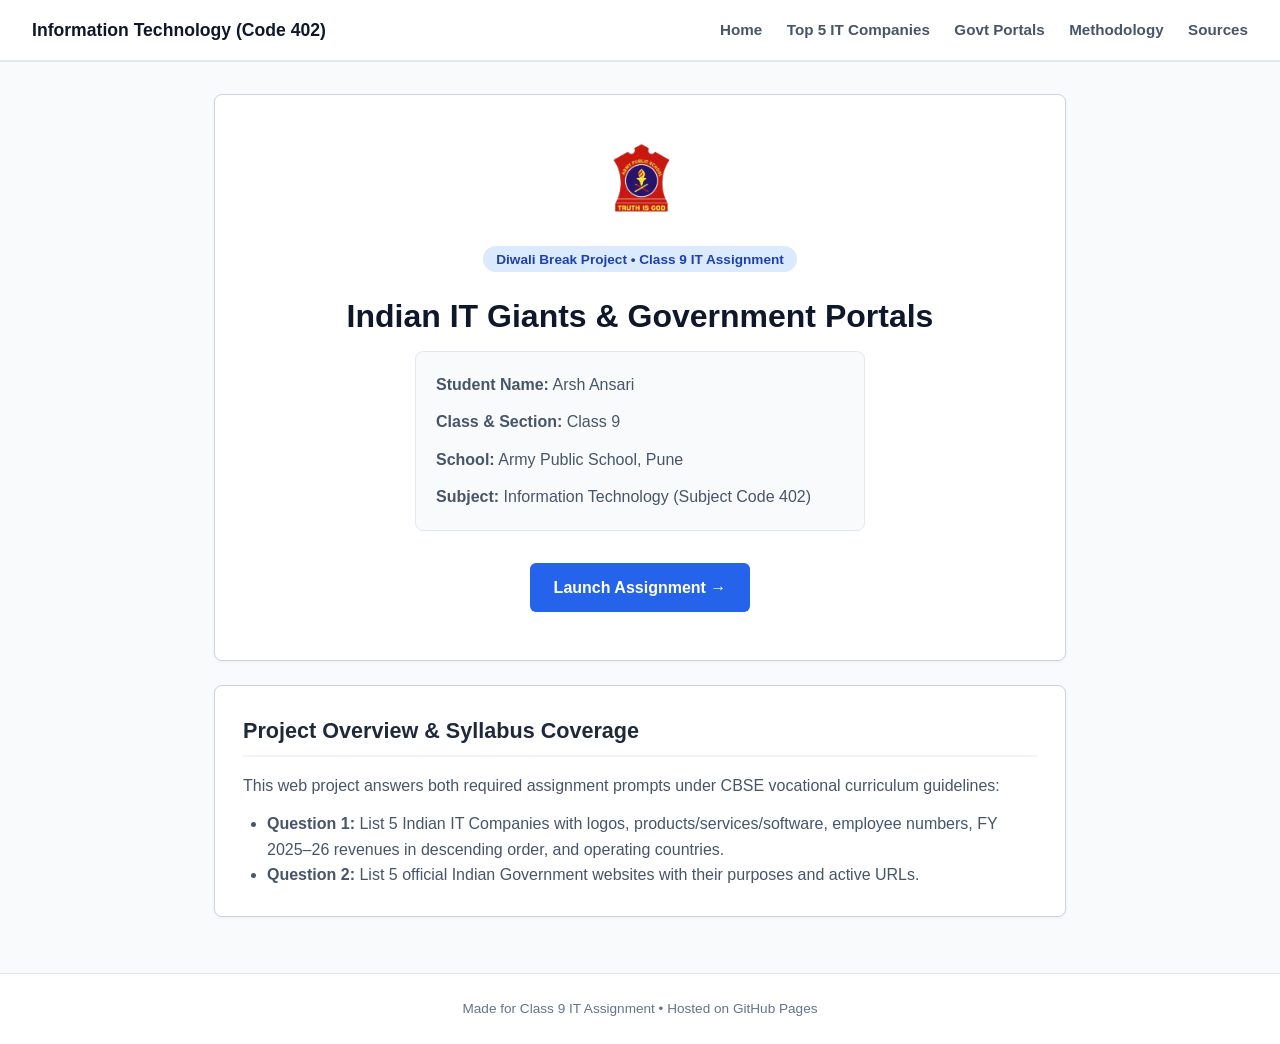
<file: index.html>
<!DOCTYPE html>
<html lang="en">
<head>
  <meta charset="UTF-8">
  <meta name="viewport" content="width=device-width, initial-scale=1.0">
  <title>IT Assignment | Class 9</title>
  <link rel="stylesheet" href="css/style.css">
</head>
<body>

  <nav class="navbar">
    <div class="nav-brand">Information Technology (Code 402)</div>
    <div class="nav-links">
        <a href="index.html">Home</a>
        <a href="companies.html">Top 5 IT Companies</a>
        <a href="government-portals.html">Govt Portals</a>
        <a href="methodology.html">Methodology</a>
    <a href="sources.html">Sources</a>
      
    </div>
  </nav>

  <main class="container">
    <div class="card" style="text-align: center; padding: 3rem 1.5rem;">
      <!-- School Crest / Logo -->
      <img src="assets/school-logo.png" alt="Army Public School Pune" style="height: 75px; object-fit: contain; margin-bottom: 1.25rem;" onerror="this.style.display='none'">
      <br>
      <span style="background: #dbeafe; color: #1e40af; padding: 0.35rem 0.85rem; border-radius: 20px; font-weight: 600; font-size: 0.85rem;">
        Diwali Break Project • Class 9 IT Assignment
      </span>
      <h1 style="margin-top: 1.25rem;">Indian IT Giants & Government Portals</h1>

      <div style="background: #f8fafc; border: 1px solid #e2e8f0; max-width: 450px; margin: 0 auto 2rem; padding: 1.25rem; border-radius: 8px; text-align: left;">
        <p><strong>Student Name:</strong> Arsh Ansari</p>
        <p><strong>Class & Section:</strong> Class 9</p>
        <p><strong>School:</strong> Army Public School, Pune</p>
        <p style="margin-bottom: 0;"><strong>Subject:</strong> Information Technology (Subject Code 402)</p>
      </div>

      <a href="companies.html" class="btn">Launch Assignment &rarr;</a>
    </div>

    <div class="card">
      <h2>Project Overview & Syllabus Coverage</h2>
      <p>This web project answers both required assignment prompts under CBSE vocational curriculum guidelines:</p>
      <ul style="padding-left: 1.5rem; color: #475569;">
        <li><strong>Question 1:</strong> List 5 Indian IT Companies with logos, products/services/software, employee numbers, FY 2025–26 revenues in descending order, and operating countries.</li>
        <li><strong>Question 2:</strong> List 5 official Indian Government websites with their purposes and active URLs.</li>
      </ul>
    </div>
  </main>

  <footer>
    Made for Class 9 IT Assignment • Hosted on GitHub Pages
  </footer>

</body>
</html>
</file>
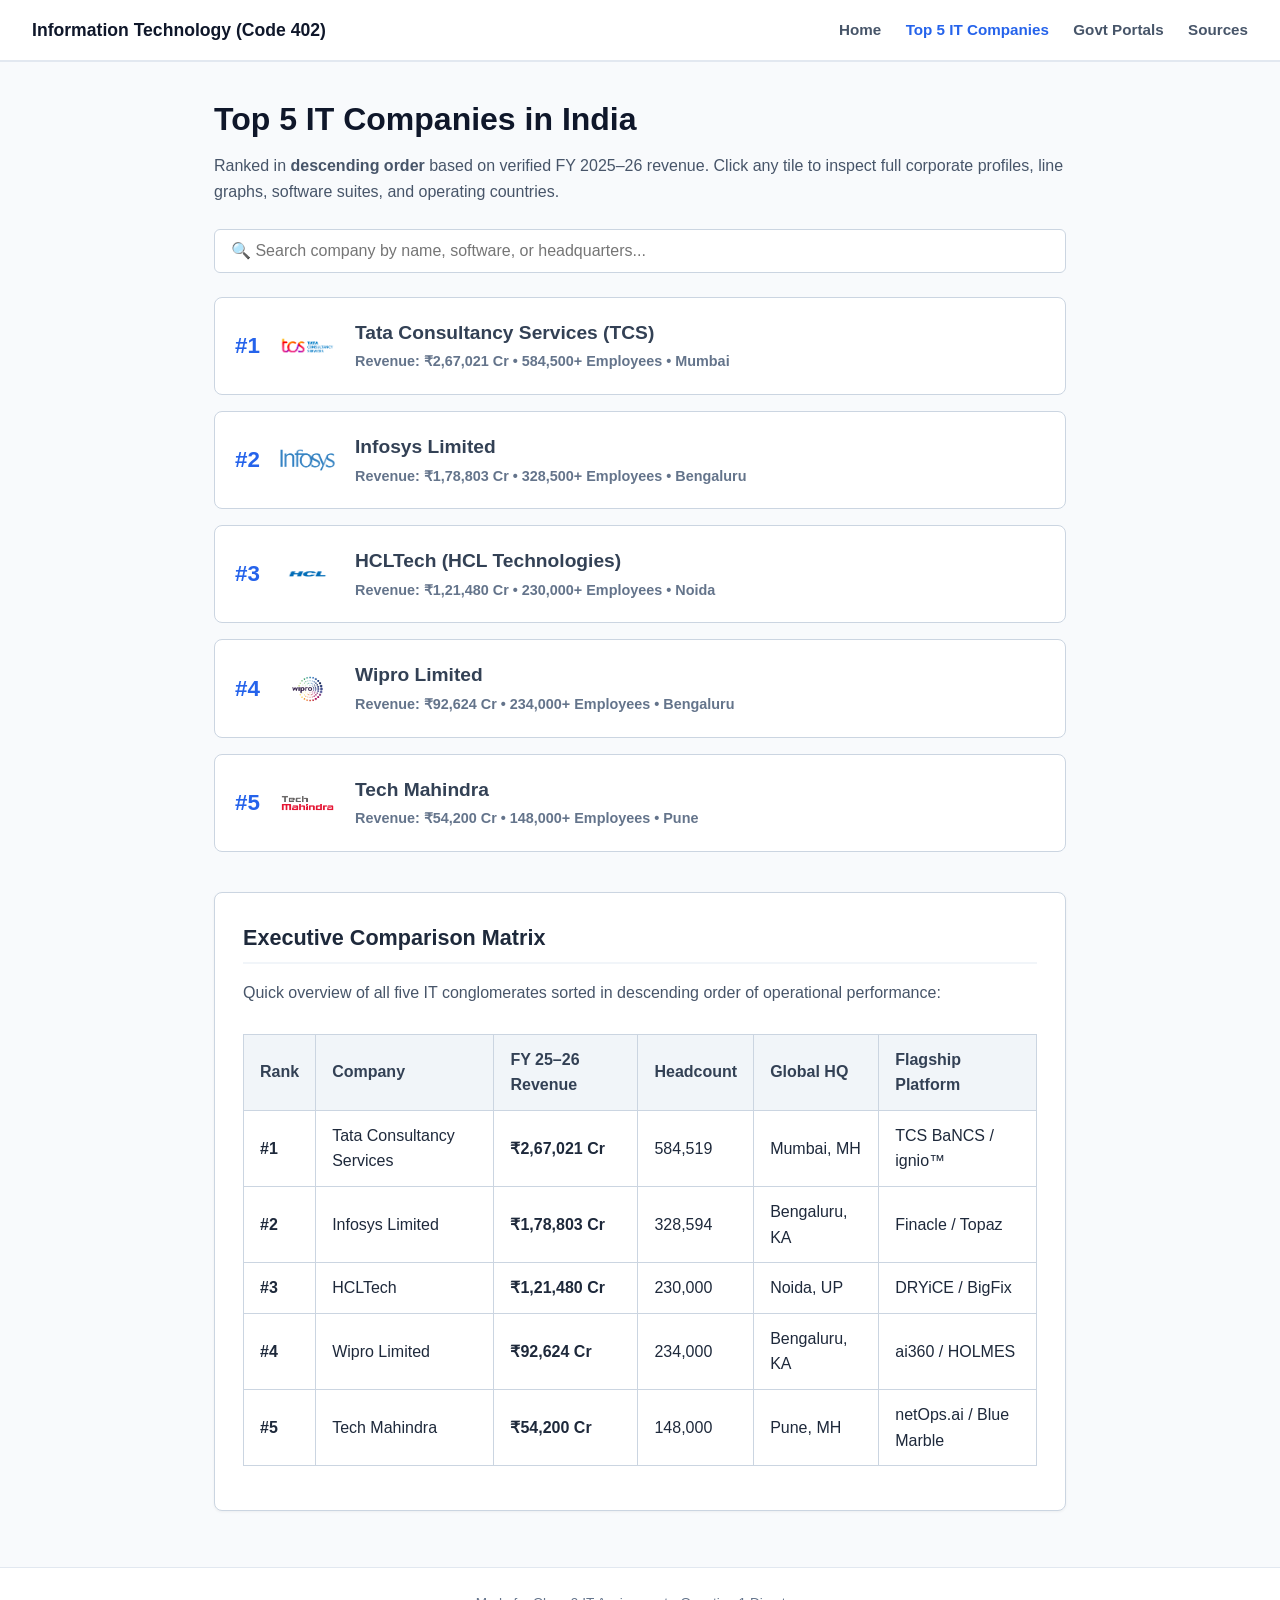
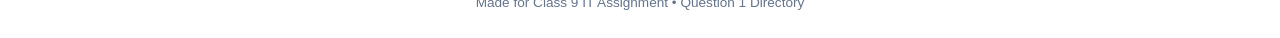
<file: companies.html>
<!DOCTYPE html>
<html lang="en">
<head>
  <meta charset="UTF-8">
  <meta name="viewport" content="width=device-width, initial-scale=1.0">
  <title>Top 5 Indian IT Companies | FY 25-26</title>
  <link rel="icon" type="image/png" href="assets/favicon.png">
  <link rel="stylesheet" href="css/style.css">
</head>
<body>

  <nav class="navbar">
    <div class="nav-brand">Information Technology (Code 402)</div>
    <div class="nav-links">
      <a href="index.html">Home</a>
      <a href="companies.html" class="active">Top 5 IT Companies</a>
      <a href="government-portals.html">Govt Portals</a>
      <a href="sources.html">Sources</a>
    </div>
  </nav>

  <main class="container">
    <h1>Top 5 IT Companies in India</h1>
    <p>Ranked in <strong>descending order</strong> based on verified FY 2025–26 revenue. Click any tile to inspect full corporate profiles, line graphs, software suites, and operating countries.</p>

    <!-- 4.2 Live Search Bar -->
    <div class="search-wrapper">
      <input 
        type="text" 
        id="companySearch" 
        class="search-input" 
        placeholder="🔍 Search company by name, software, or headquarters..."
        onkeyup="filterCompanies()"
      >
    </div>

    <!-- Company Grid Directory -->
    <div class="company-grid" id="companyGrid">
      <!-- 1. TCS -->
      <a href="companies/tcs.html" class="company-tile" data-name="tata consultancy services tcs mumbai bancs ignio">
        <div class="tile-rank">#1</div>
        <img src="assets/tcs-logo.png" alt="TCS Logo" class="tile-logo" onerror="this.src='https://placehold.co/55x55?text=TCS'">
        <div class="tile-info">
          <h3>Tata Consultancy Services (TCS)</h3>
          <span>Revenue: ₹2,67,021 Cr • 584,500+ Employees • Mumbai</span>
        </div>
      </a>

      <!-- 2. Infosys -->
      <a href="companies/infosys.html" class="company-tile" data-name="infosys limited finacle topaz cobalt bengaluru bangalore">
        <div class="tile-rank">#2</div>
        <img src="assets/infosys-logo.png" alt="Infosys Logo" class="tile-logo" onerror="this.src='https://placehold.co/55x55?text=INFY'">
        <div class="tile-info">
          <h3>Infosys Limited</h3>
          <span>Revenue: ₹1,78,803 Cr • 328,500+ Employees • Bengaluru</span>
        </div>
      </a>

      <!-- 3. HCLTech -->
      <a href="companies/hcltech.html" class="company-tile" data-name="hcltech hcl technologies dryice bigfix noida">
        <div class="tile-rank">#3</div>
        <img src="assets/hcl-logo.png" alt="HCLTech Logo" class="tile-logo" onerror="this.src='https://placehold.co/55x55?text=HCL'">
        <div class="tile-info">
          <h3>HCLTech (HCL Technologies)</h3>
          <span>Revenue: ₹1,21,480 Cr • 230,000+ Employees • Noida</span>
        </div>
      </a>

      <!-- 4. Wipro -->
      <a href="companies/wipro.html" class="company-tile" data-name="wipro limited ai360 holmes topcoder bengaluru bangalore">
        <div class="tile-rank">#4</div>
        <img src="assets/wipro-logo.png" alt="Wipro Logo" class="tile-logo" onerror="this.src='https://placehold.co/55x55?text=WIPRO'">
        <div class="tile-info">
          <h3>Wipro Limited</h3>
          <span>Revenue: ₹92,624 Cr • 234,000+ Employees • Bengaluru</span>
        </div>
      </a>

      <!-- 5. Tech Mahindra -->
      <a href="companies/tech-mahindra.html" class="company-tile" data-name="tech mahindra netops canvas pune 5g telecom">
        <div class="tile-rank">#5</div>
        <img src="assets/techm-logo.png" alt="Tech Mahindra Logo" class="tile-logo" onerror="this.src='https://placehold.co/55x55?text=TECHM'">
        <div class="tile-info">
          <h3>Tech Mahindra</h3>
          <span>Revenue: ₹54,200 Cr • 148,000+ Employees • Pune</span>
        </div>
      </a>
    </div>

    <!-- 4.1 Side-by-Side Comparison Table -->
    <div class="card" style="margin-top: 2.5rem;">
      <h2>Executive Comparison Matrix</h2>
      <p>Quick overview of all five IT conglomerates sorted in descending order of operational performance:</p>
      
      <div style="overflow-x: auto;">
        <table class="data-table">
          <thead>
            <tr>
              <th>Rank</th>
              <th>Company</th>
              <th>FY 25–26 Revenue</th>
              <th>Headcount</th>
              <th>Global HQ</th>
              <th>Flagship Platform</th>
            </tr>
          </thead>
          <tbody>
            <tr>
              <td><strong>#1</strong></td>
              <td>Tata Consultancy Services</td>
              <td><strong>₹2,67,021 Cr</strong></td>
              <td>584,519</td>
              <td>Mumbai, MH</td>
              <td>TCS BaNCS / ignio™</td>
            </tr>
            <tr>
              <td><strong>#2</strong></td>
              <td>Infosys Limited</td>
              <td><strong>₹1,78,803 Cr</strong></td>
              <td>328,594</td>
              <td>Bengaluru, KA</td>
              <td>Finacle / Topaz</td>
            </tr>
            <tr>
              <td><strong>#3</strong></td>
              <td>HCLTech</td>
              <td><strong>₹1,21,480 Cr</strong></td>
              <td>230,000</td>
              <td>Noida, UP</td>
              <td>DRYiCE / BigFix</td>
            </tr>
            <tr>
              <td><strong>#4</strong></td>
              <td>Wipro Limited</td>
              <td><strong>₹92,624 Cr</strong></td>
              <td>234,000</td>
              <td>Bengaluru, KA</td>
              <td>ai360 / HOLMES</td>
            </tr>
            <tr>
              <td><strong>#5</strong></td>
              <td>Tech Mahindra</td>
              <td><strong>₹54,200 Cr</strong></td>
              <td>148,000</td>
              <td>Pune, MH</td>
              <td>netOps.ai / Blue Marble</td>
            </tr>
          </tbody>
        </table>
      </div>
    </div>
  </main>

  <footer>
    Made for Class 9 IT Assignment • Question 1 Directory
  </footer>

  <!-- Instant Search Script -->
  <script>
    function filterCompanies() {
      const input = document.getElementById('companySearch').value.toLowerCase();
      const tiles = document.querySelectorAll('.company-tile');
      
      tiles.forEach(tile => {
        const text = tile.getAttribute('data-name');
        if (text.includes(input)) {
          tile.style.display = 'flex';
        } else {
          tile.style.display = 'none';
        }
      });
    }
  </script>
</body>
</html>
</file>
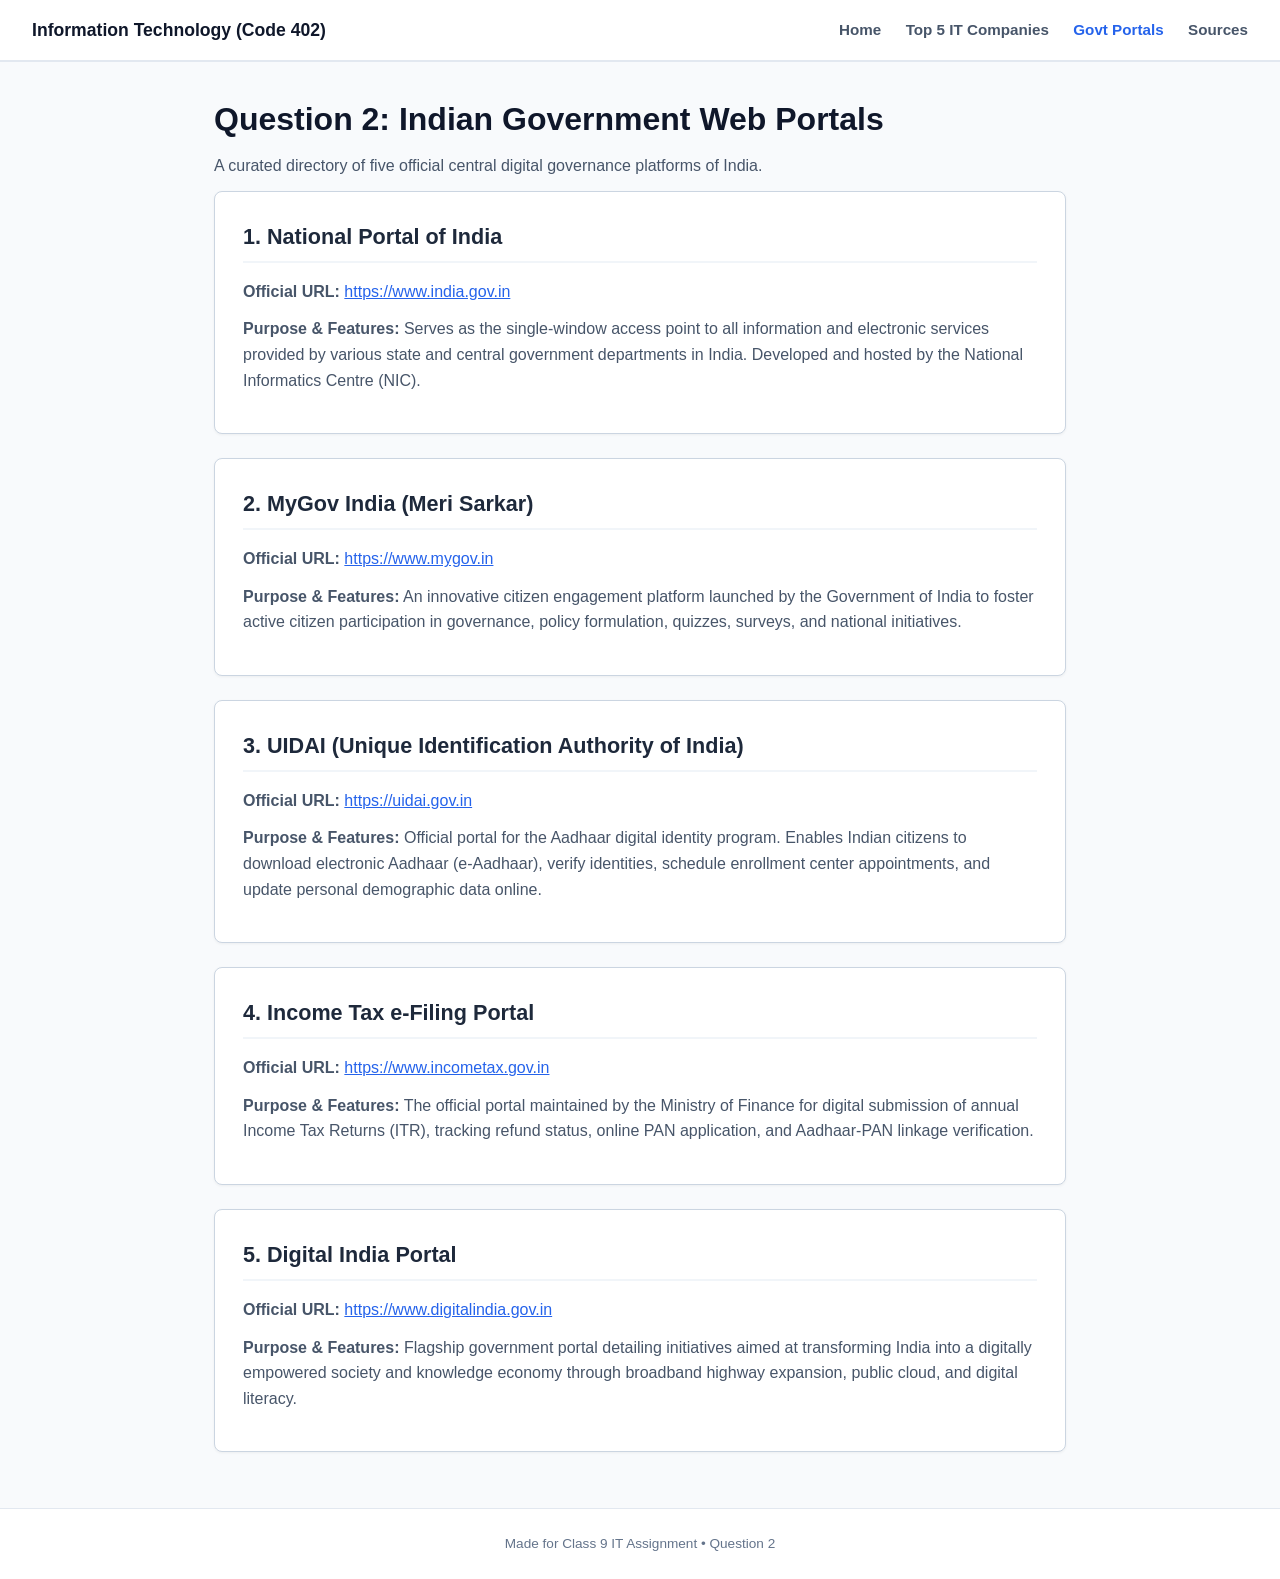
<file: government-portals.html>
<!DOCTYPE html>
<html lang="en">
<head>
  <meta charset="UTF-8">
  <meta name="viewport" content="width=device-width, initial-scale=1.0">
  <title>Government Web Portals | Question 2</title>
  <link rel="stylesheet" href="css/style.css">
</head>
<body>

  <nav class="navbar">
    <div class="nav-brand">Information Technology (Code 402)</div>
    <div class="nav-links">
      <a href="index.html">Home</a>
      <a href="companies.html">Top 5 IT Companies</a>
      <a href="government-portals.html" class="active">Govt Portals</a>
      <a href="sources.html">Sources</a>
    </div>
  </nav>

  <main class="container">
    <h1>Question 2: Indian Government Web Portals</h1>
    <p>A curated directory of five official central digital governance platforms of India.</p>

    <!-- Portal 1 -->
    <div class="card">
      <h2>1. National Portal of India</h2>
      <p><strong>Official URL:</strong> <a href="https://www.india.gov.in" target="_blank" style="color:#2563eb;">https://www.india.gov.in</a></p>
      <p><strong>Purpose & Features:</strong> Serves as the single-window access point to all information and electronic services provided by various state and central government departments in India. Developed and hosted by the National Informatics Centre (NIC).</p>
    </div>

    <!-- Portal 2 -->
    <div class="card">
      <h2>2. MyGov India (Meri Sarkar)</h2>
      <p><strong>Official URL:</strong> <a href="https://www.mygov.in" target="_blank" style="color:#2563eb;">https://www.mygov.in</a></p>
      <p><strong>Purpose & Features:</strong> An innovative citizen engagement platform launched by the Government of India to foster active citizen participation in governance, policy formulation, quizzes, surveys, and national initiatives.</p>
    </div>

    <!-- Portal 3 -->
    <div class="card">
      <h2>3. UIDAI (Unique Identification Authority of India)</h2>
      <p><strong>Official URL:</strong> <a href="https://uidai.gov.in" target="_blank" style="color:#2563eb;">https://uidai.gov.in</a></p>
      <p><strong>Purpose & Features:</strong> Official portal for the Aadhaar digital identity program. Enables Indian citizens to download electronic Aadhaar (e-Aadhaar), verify identities, schedule enrollment center appointments, and update personal demographic data online.</p>
    </div>

    <!-- Portal 4 -->
    <div class="card">
      <h2>4. Income Tax e-Filing Portal</h2>
      <p><strong>Official URL:</strong> <a href="https://www.incometax.gov.in" target="_blank" style="color:#2563eb;">https://www.incometax.gov.in</a></p>
      <p><strong>Purpose & Features:</strong> The official portal maintained by the Ministry of Finance for digital submission of annual Income Tax Returns (ITR), tracking refund status, online PAN application, and Aadhaar-PAN linkage verification.</p>
    </div>

    <!-- Portal 5 -->
    <div class="card">
      <h2>5. Digital India Portal</h2>
      <p><strong>Official URL:</strong> <a href="https://www.digitalindia.gov.in" target="_blank" style="color:#2563eb;">https://www.digitalindia.gov.in</a></p>
      <p><strong>Purpose & Features:</strong> Flagship government portal detailing initiatives aimed at transforming India into a digitally empowered society and knowledge economy through broadband highway expansion, public cloud, and digital literacy.</p>
    </div>
  </main>

  <footer>
    Made for Class 9 IT Assignment • Question 2
  </footer>

</body>
</html>
</file>
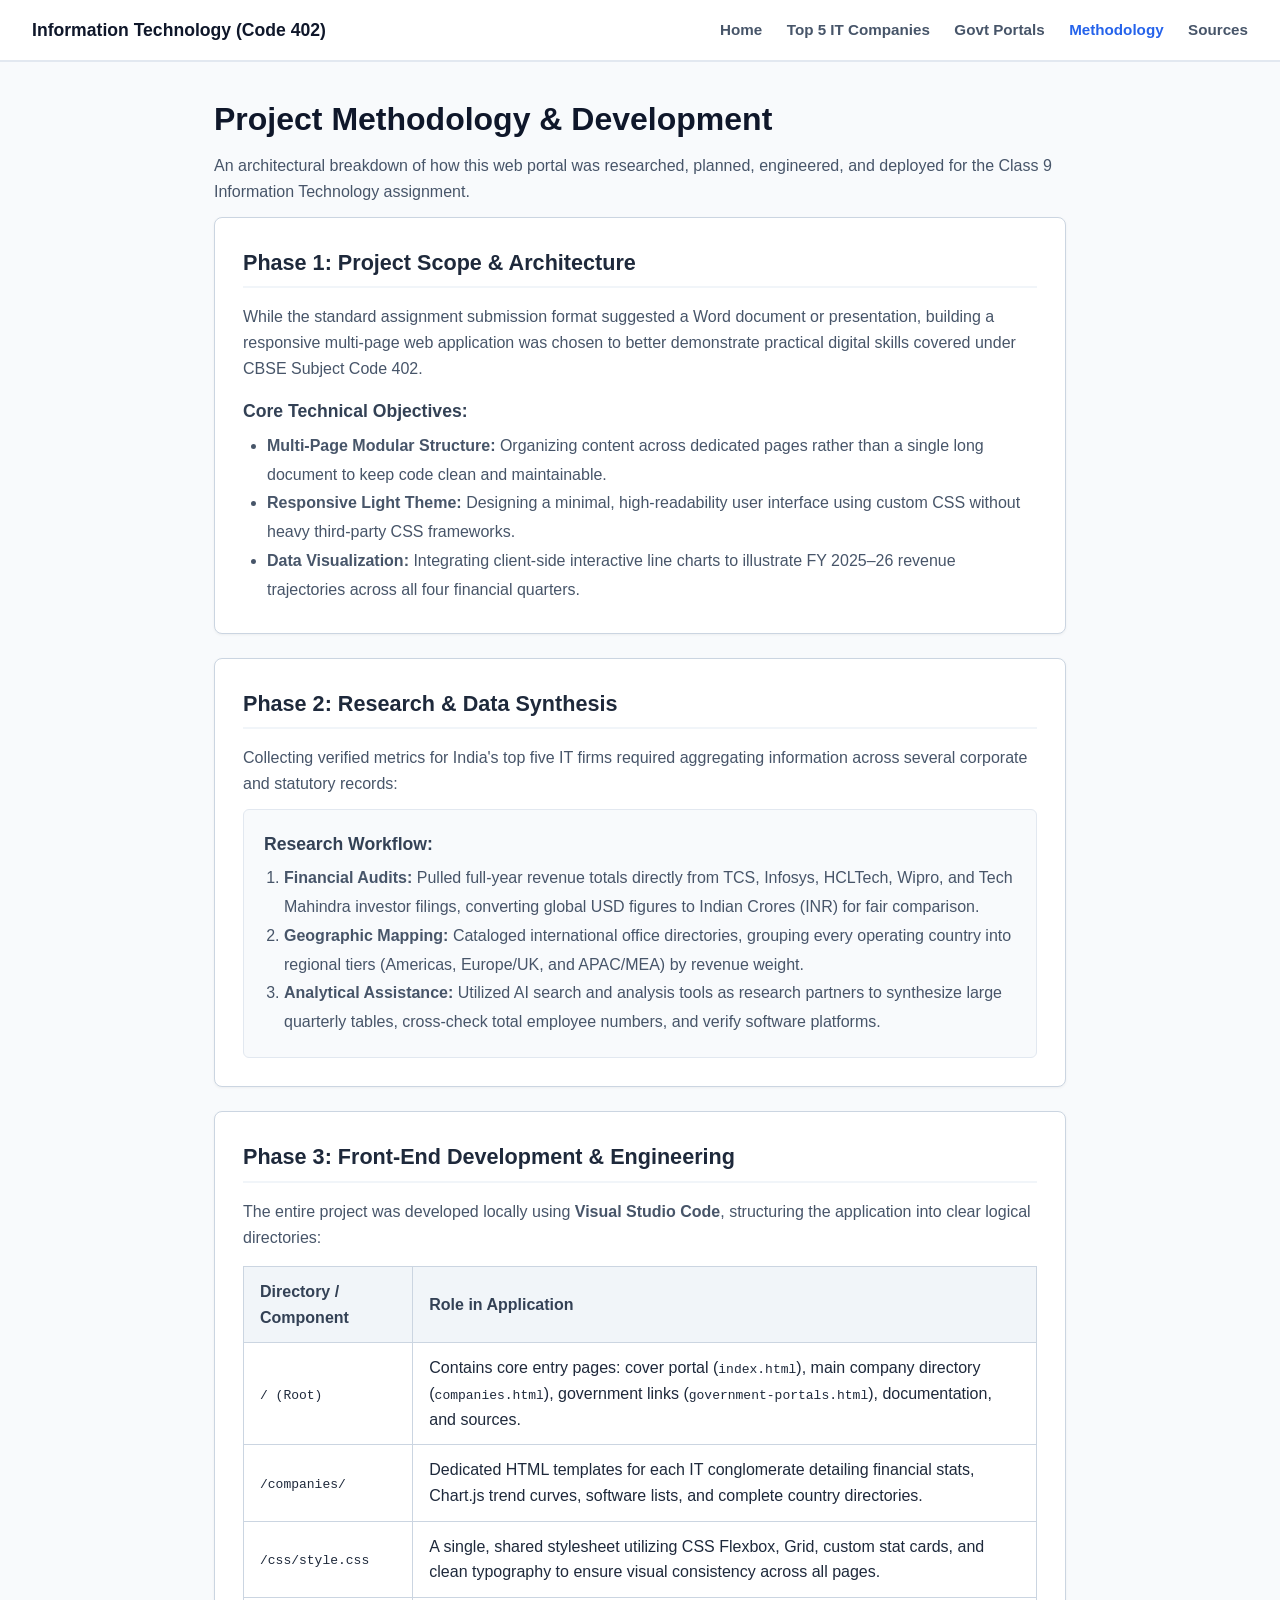
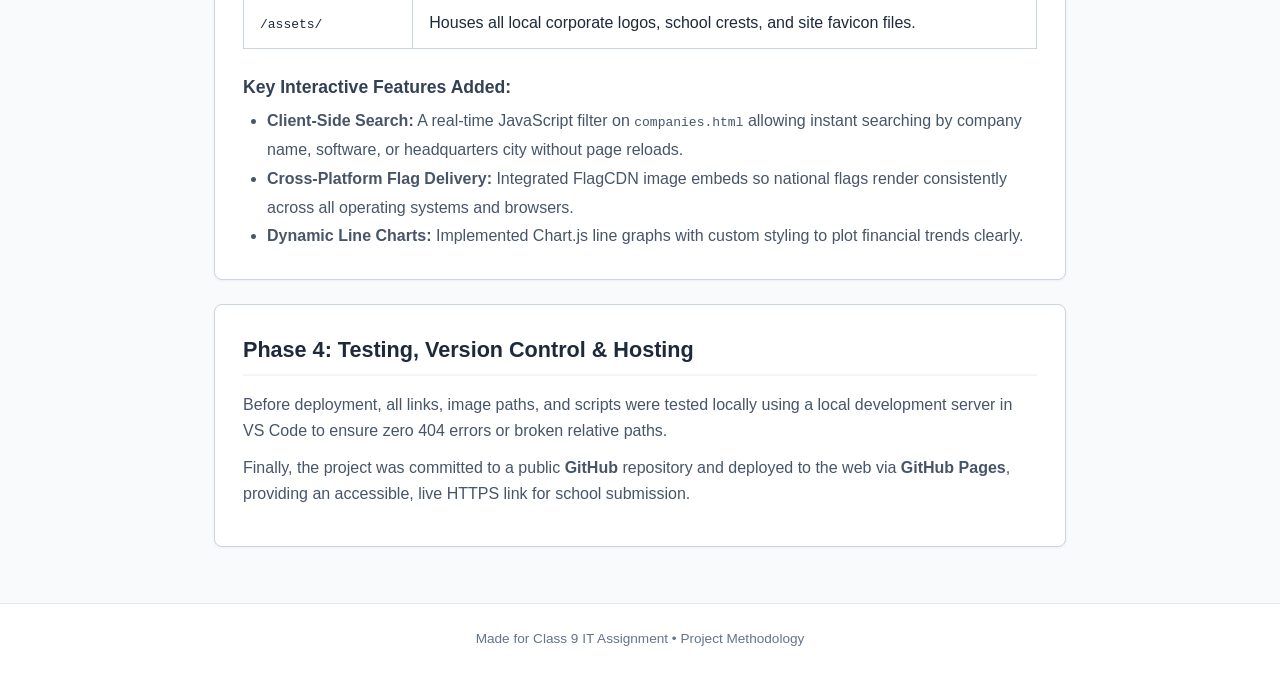
<file: methodology.html>
<!DOCTYPE html>
<html lang="en">
<head>
  <meta charset="UTF-8">
  <meta name="viewport" content="width=device-width, initial-scale=1.0">
  <title>Project Methodology & Development | IT Assignment</title>
  <link rel="icon" type="image/png" href="assets/favicon.png">
  <link rel="stylesheet" href="css/style.css">
</head>
<body>

  <nav class="navbar">
    <div class="nav-brand">Information Technology (Code 402)</div>
    <div class="nav-links">
      <a href="index.html">Home</a>
      <a href="companies.html">Top 5 IT Companies</a>
      <a href="government-portals.html">Govt Portals</a>
      <a href="methodology.html" class="active">Methodology</a>
      <a href="sources.html">Sources</a>
    </div>
  </nav>

  <main class="container">
    <h1>Project Methodology & Development</h1>
    <p>An architectural breakdown of how this web portal was researched, planned, engineered, and deployed for the Class 9 Information Technology assignment.</p>

    <!-- Phase 1: Planning -->
    <div class="card">
      <h2>Phase 1: Project Scope & Architecture</h2>
      <p>While the standard assignment submission format suggested a Word document or presentation, building a responsive multi-page web application was chosen to better demonstrate practical digital skills covered under CBSE Subject Code 402.</p>
      
      <h3>Core Technical Objectives:</h3>
      <ul style="padding-left: 1.5rem; line-height: 1.8; color: #475569;">
        <li><strong>Multi-Page Modular Structure:</strong> Organizing content across dedicated pages rather than a single long document to keep code clean and maintainable.</li>
        <li><strong>Responsive Light Theme:</strong> Designing a minimal, high-readability user interface using custom CSS without heavy third-party CSS frameworks.</li>
        <li><strong>Data Visualization:</strong> Integrating client-side interactive line charts to illustrate FY 2025–26 revenue trajectories across all four financial quarters.</li>
      </ul>
    </div>

    <!-- Phase 2: Research -->
    <div class="card">
      <h2>Phase 2: Research & Data Synthesis</h2>
      <p>Collecting verified metrics for India's top five IT firms required aggregating information across several corporate and statutory records:</p>
      
      <div style="background: #f8fafc; border: 1px solid #e2e8f0; border-radius: 6px; padding: 1.25rem; margin-top: 0.75rem;">
        <h3 style="margin-top: 0;">Research Workflow:</h3>
        <ol style="padding-left: 1.25rem; line-height: 1.8; color: #475569;">
          <li><strong>Financial Audits:</strong> Pulled full-year revenue totals directly from TCS, Infosys, HCLTech, Wipro, and Tech Mahindra investor filings, converting global USD figures to Indian Crores (INR) for fair comparison.</li>
          <li><strong>Geographic Mapping:</strong> Cataloged international office directories, grouping every operating country into regional tiers (Americas, Europe/UK, and APAC/MEA) by revenue weight.</li>
          <li><strong>Analytical Assistance:</strong> Utilized AI search and analysis tools as research partners to synthesize large quarterly tables, cross-check total employee numbers, and verify software platforms.</li>
        </ol>
      </div>
    </div>

    <!-- Phase 3: Development -->
    <div class="card">
      <h2>Phase 3: Front-End Development & Engineering</h2>
      <p>The entire project was developed locally using <strong>Visual Studio Code</strong>, structuring the application into clear logical directories:</p>
      
      <table class="data-table">
        <thead>
          <tr>
            <th>Directory / Component</th>
            <th>Role in Application</th>
          </tr>
        </thead>
        <tbody>
          <tr>
            <td><code>/ (Root)</code></td>
            <td>Contains core entry pages: cover portal (<code>index.html</code>), main company directory (<code>companies.html</code>), government links (<code>government-portals.html</code>), documentation, and sources.</td>
          </tr>
          <tr>
            <td><code>/companies/</code></td>
            <td>Dedicated HTML templates for each IT conglomerate detailing financial stats, Chart.js trend curves, software lists, and complete country directories.</td>
          </tr>
          <tr>
            <td><code>/css/style.css</code></td>
            <td>A single, shared stylesheet utilizing CSS Flexbox, Grid, custom stat cards, and clean typography to ensure visual consistency across all pages.</td>
          </tr>
          <tr>
            <td><code>/assets/</code></td>
            <td>Houses all local corporate logos, school crests, and site favicon files.</td>
          </tr>
        </tbody>
      </table>

      <h3 style="margin-top: 1.5rem;">Key Interactive Features Added:</h3>
      <ul style="padding-left: 1.5rem; line-height: 1.8; color: #475569;">
        <li><strong>Client-Side Search:</strong> A real-time JavaScript filter on <code>companies.html</code> allowing instant searching by company name, software, or headquarters city without page reloads.</li>
        <li><strong>Cross-Platform Flag Delivery:</strong> Integrated FlagCDN image embeds so national flags render consistently across all operating systems and browsers.</li>
        <li><strong>Dynamic Line Charts:</strong> Implemented Chart.js line graphs with custom styling to plot financial trends clearly.</li>
      </ul>
    </div>

    <!-- Phase 4: Testing & Deployment -->
    <div class="card">
      <h2>Phase 4: Testing, Version Control & Hosting</h2>
      <p>Before deployment, all links, image paths, and scripts were tested locally using a local development server in VS Code to ensure zero 404 errors or broken relative paths.</p>
      <p>Finally, the project was committed to a public <strong>GitHub</strong> repository and deployed to the web via <strong>GitHub Pages</strong>, providing an accessible, live HTTPS link for school submission.</p>
    </div>
  </main>

  <footer>
    Made for Class 9 IT Assignment • Project Methodology
  </footer>

</body>
</html>
</file>
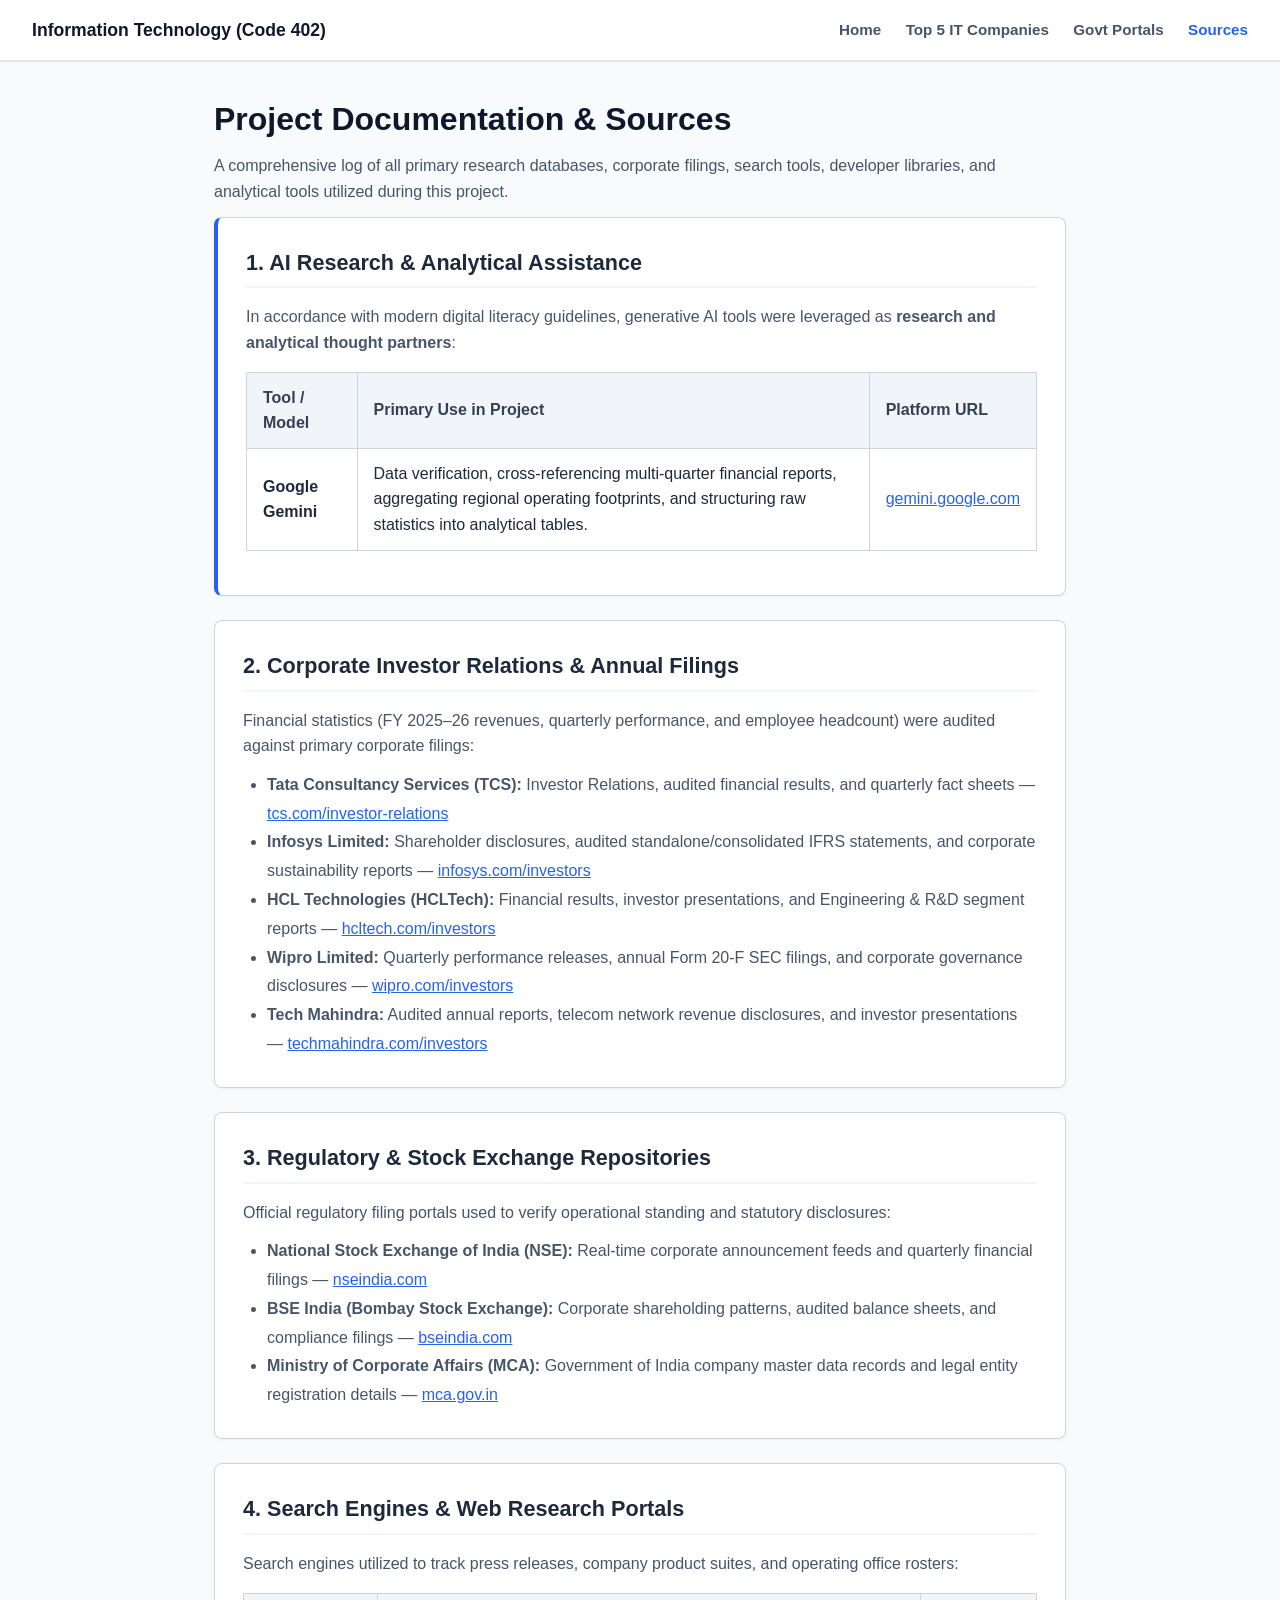
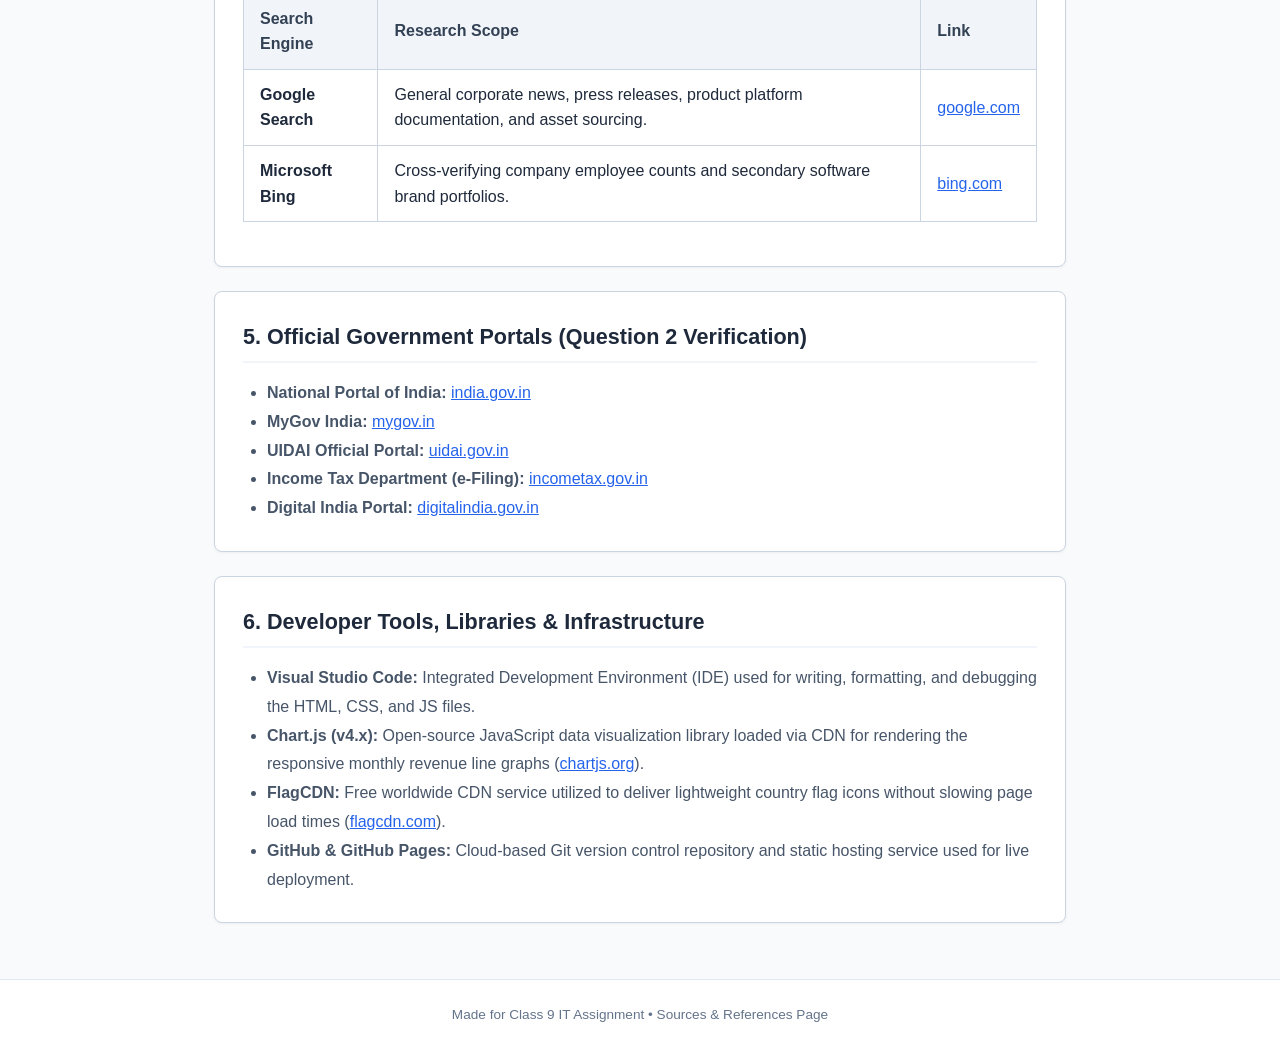
<file: sources.html>
<!DOCTYPE html>
<html lang="en">
<head>
  <meta charset="UTF-8">
  <meta name="viewport" content="width=device-width, initial-scale=1.0">
  <title>Sources, References & Methodology | IT Assignment</title>
  <link rel="icon" type="image/png" href="assets/favicon.png">
  <link rel="stylesheet" href="css/style.css">
</head>
<body>

  <nav class="navbar">
    <div class="nav-brand">Information Technology (Code 402)</div>
    <div class="nav-links">
      <a href="index.html">Home</a>
      <a href="companies.html">Top 5 IT Companies</a>
      <a href="government-portals.html">Govt Portals</a>
      <a href="sources.html" class="active">Sources</a>
    </div>
  </nav>

  <main class="container">
    <h1>Project Documentation & Sources</h1>
    <p>A comprehensive log of all primary research databases, corporate filings, search tools, developer libraries, and analytical tools utilized during this project.</p>

    <!-- 1. AI Analytical & Research Assistance -->
    <div class="card" style="border-left: 4px solid #2563eb;">
      <h2>1. AI Research & Analytical Assistance</h2>
      <p>In accordance with modern digital literacy guidelines, generative AI tools were leveraged as <strong>research and analytical thought partners</strong>:</p>
      
      <table class="data-table">
        <thead>
          <tr>
            <th>Tool / Model</th>
            <th>Primary Use in Project</th>
            <th>Platform URL</th>
          </tr>
        </thead>
        <tbody>
          <tr>
            <td><strong>Google Gemini</strong></td>
            <td>Data verification, cross-referencing multi-quarter financial reports, aggregating regional operating footprints, and structuring raw statistics into analytical tables.</td>
            <td><a href="https://gemini.google.com" target="_blank" style="color:#2563eb;">gemini.google.com</a></td>
          </tr>
        </tbody>
      </table>
      <p style="font-size: 0.9rem; color: #64748b; margin-top: 0.5rem;">
        
      </p>
    </div>

    <!-- 2. Primary Corporate Investor Portals -->
    <div class="card">
      <h2>2. Corporate Investor Relations & Annual Filings</h2>
      <p>Financial statistics (FY 2025–26 revenues, quarterly performance, and employee headcount) were audited against primary corporate filings:</p>
      
      <ul style="padding-left: 1.5rem; line-height: 1.8; color: #475569;">
        <li>
          <strong>Tata Consultancy Services (TCS):</strong> 
          Investor Relations, audited financial results, and quarterly fact sheets — 
          <a href="https://www.tcs.com/investor-relations" target="_blank" style="color:#2563eb;">tcs.com/investor-relations</a>
        </li>
        <li>
          <strong>Infosys Limited:</strong> 
          Shareholder disclosures, audited standalone/consolidated IFRS statements, and corporate sustainability reports — 
          <a href="https://www.infosys.com/investors.html" target="_blank" style="color:#2563eb;">infosys.com/investors</a>
        </li>
        <li>
          <strong>HCL Technologies (HCLTech):</strong> 
          Financial results, investor presentations, and Engineering & R&D segment reports — 
          <a href="https://www.hcltech.com/investors" target="_blank" style="color:#2563eb;">hcltech.com/investors</a>
        </li>
        <li>
          <strong>Wipro Limited:</strong> 
          Quarterly performance releases, annual Form 20-F SEC filings, and corporate governance disclosures — 
          <a href="https://www.wipro.com/investors/" target="_blank" style="color:#2563eb;">wipro.com/investors</a>
        </li>
        <li>
          <strong>Tech Mahindra:</strong> 
          Audited annual reports, telecom network revenue disclosures, and investor presentations — 
          <a href="https://www.techmahindra.com/en-in/investors/" target="_blank" style="color:#2563eb;">techmahindra.com/investors</a>
        </li>
      </ul>
    </div>

    <!-- 3. Stock Exchanges & Regulatory Databases -->
    <div class="card">
      <h2>3. Regulatory & Stock Exchange Repositories</h2>
      <p>Official regulatory filing portals used to verify operational standing and statutory disclosures:</p>
      
      <ul style="padding-left: 1.5rem; line-height: 1.8; color: #475569;">
        <li>
          <strong>National Stock Exchange of India (NSE):</strong> 
          Real-time corporate announcement feeds and quarterly financial filings — 
          <a href="https://www.nseindia.com" target="_blank" style="color:#2563eb;">nseindia.com</a>
        </li>
        <li>
          <strong>BSE India (Bombay Stock Exchange):</strong> 
          Corporate shareholding patterns, audited balance sheets, and compliance filings — 
          <a href="https://www.bseindia.com" target="_blank" style="color:#2563eb;">bseindia.com</a>
        </li>
        <li>
          <strong>Ministry of Corporate Affairs (MCA):</strong> 
          Government of India company master data records and legal entity registration details — 
          <a href="https://www.mca.gov.in" target="_blank" style="color:#2563eb;">mca.gov.in</a>
        </li>
      </ul>
    </div>

    <!-- 4. Search Engines & Digital Research Platforms -->
    <div class="card">
      <h2>4. Search Engines & Web Research Portals</h2>
      <p>Search engines utilized to track press releases, company product suites, and operating office rosters:</p>
      
      <table class="data-table">
        <thead>
          <tr>
            <th>Search Engine</th>
            <th>Research Scope</th>
            <th>Link</th>
          </tr>
        </thead>
        <tbody>
          <tr>
            <td><strong>Google Search</strong></td>
            <td>General corporate news, press releases, product platform documentation, and asset sourcing.</td>
            <td><a href="https://www.google.com" target="_blank" style="color:#2563eb;">google.com</a></td>
          </tr>
          <tr>
            <td><strong>Microsoft Bing</strong></td>
            <td>Cross-verifying company employee counts and secondary software brand portfolios.</td>
            <td><a href="https://www.bing.com" target="_blank" style="color:#2563eb;">bing.com</a></td>
          </tr>
        </tbody>
      </table>
    </div>

    <!-- 5. Question 2 Government Platforms -->
    <div class="card">
      <h2>5. Official Government Portals (Question 2 Verification)</h2>
      <ul style="padding-left: 1.5rem; line-height: 1.8; color: #475569;">
        <li><strong>National Portal of India:</strong> <a href="https://www.india.gov.in" target="_blank" style="color:#2563eb;">india.gov.in</a></li>
        <li><strong>MyGov India:</strong> <a href="https://www.mygov.in" target="_blank" style="color:#2563eb;">mygov.in</a></li>
        <li><strong>UIDAI Official Portal:</strong> <a href="https://uidai.gov.in" target="_blank" style="color:#2563eb;">uidai.gov.in</a></li>
        <li><strong>Income Tax Department (e-Filing):</strong> <a href="https://www.incometax.gov.in" target="_blank" style="color:#2563eb;">incometax.gov.in</a></li>
        <li><strong>Digital India Portal:</strong> <a href="https://www.digitalindia.gov.in" target="_blank" style="color:#2563eb;">digitalindia.gov.in</a></li>
      </ul>
    </div>

    <!-- 6. Libraries, Tools & Hosting Infrastructure -->
    <div class="card">
      <h2>6. Developer Tools, Libraries & Infrastructure</h2>
      <ul style="padding-left: 1.5rem; line-height: 1.8; color: #475569;">
        <li>
          <strong>Visual Studio Code:</strong> Integrated Development Environment (IDE) used for writing, formatting, and debugging the HTML, CSS, and JS files.
        </li>
        <li>
          <strong>Chart.js (v4.x):</strong> Open-source JavaScript data visualization library loaded via CDN for rendering the responsive monthly revenue line graphs (<a href="https://www.chartjs.org" target="_blank" style="color:#2563eb;">chartjs.org</a>).
        </li>
        <li>
          <strong>FlagCDN:</strong> Free worldwide CDN service utilized to deliver lightweight country flag icons without slowing page load times (<a href="https://flagcdn.com" target="_blank" style="color:#2563eb;">flagcdn.com</a>).
        </li>
        <li>
          <strong>GitHub & GitHub Pages:</strong> Cloud-based Git version control repository and static hosting service used for live deployment.
        </li>
      </ul>
    </div>
  </main>

  <footer>
    Made for Class 9 IT Assignment • Sources & References Page
  </footer>

</body>
</html>
</file>
<file: css/style.css>
/* Universal Base Styles */
* {
  box-sizing: border-box;
  margin: 0;
  padding: 0;
}

body {
  font-family: -apple-system, BlinkMacSystemFont, "Segoe UI", Roboto, Helvetica, Arial, sans-serif;
  line-height: 1.6;
  background-color: #f8fafc;
  color: #1e293b;
  min-height: 100vh;
  display: flex;
  flex-direction: column;
}

/* Navigation Bar */
.navbar {
  background-color: #ffffff;
  border-bottom: 2px solid #e2e8f0;
  padding: 1rem 2rem;
  display: flex;
  justify-content: space-between;
  align-items: center;
  position: sticky;
  top: 0;
  z-index: 100;
}

.nav-brand {
  font-size: 1.1rem;
  font-weight: 700;
  color: #0f172a;
}

.nav-links a {
  margin-left: 1.25rem;
  text-decoration: none;
  color: #475569;
  font-weight: 600;
  font-size: 0.95rem;
  transition: color 0.2s;
}

.nav-links a:hover,
.nav-links a.active {
  color: #2563eb;
}

/* Container */
.container {
  max-width: 900px;
  margin: 2rem auto;
  padding: 0 1.5rem;
  flex: 1;
}

/* Cards & Surfaces */
.card {
  background-color: #ffffff;
  border: 1px solid #cbd5e1;
  border-radius: 8px;
  padding: 1.75rem;
  margin-bottom: 1.5rem;
  box-shadow: 0 1px 3px rgba(0, 0, 0, 0.05);
}

/* Typography Helpers */
h1 {
  font-size: 2rem;
  color: #0f172a;
  margin-bottom: 0.5rem;
}

h2 {
  font-size: 1.35rem;
  color: #1e293b;
  margin-bottom: 1rem;
  border-bottom: 2px solid #f1f5f9;
  padding-bottom: 0.4rem;
}

h3 {
  font-size: 1.1rem;
  color: #334155;
  margin-top: 1rem;
  margin-bottom: 0.4rem;
}

p {
  color: #475569;
  margin-bottom: 0.75rem;
}

/* Buttons */
.btn {
  display: inline-block;
  background-color: #2563eb;
  color: #ffffff;
  padding: 0.75rem 1.5rem;
  border-radius: 6px;
  text-decoration: none;
  font-weight: 600;
  font-size: 1rem;
  transition: background 0.2s;
  border: none;
  cursor: pointer;
}

.btn:hover {
  background-color: #1d4ed8;
}

.btn-secondary {
  background-color: #e2e8f0;
  color: #1e293b;
}

.btn-secondary:hover {
  background-color: #cbd5e1;
}

/* Company Directory Grid */
.company-grid {
  display: grid;
  grid-template-columns: 1fr;
  gap: 1rem;
  margin-top: 1.5rem;
}

.company-tile {
  display: flex;
  align-items: center;
  background-color: #ffffff;
  border: 1px solid #cbd5e1;
  border-radius: 8px;
  padding: 1.25rem;
  text-decoration: none;
  color: inherit;
  transition: transform 0.15s, border-color 0.15s;
}

.company-tile:hover {
  transform: translateY(-2px);
  border-color: #2563eb;
  box-shadow: 0 4px 6px -1px rgba(0, 0, 0, 0.07);
}

.tile-rank {
  font-size: 1.4rem;
  font-weight: 800;
  color: #2563eb;
  width: 45px;
}

.tile-logo {
  width: 55px;
  height: 55px;
  object-fit: contain;
  margin-right: 1.25rem;
}

.tile-info h3 {
  margin: 0;
  font-size: 1.2rem;
}

.tile-info span {
  font-size: 0.9rem;
  color: #64748b;
  font-weight: 600;
}

/* Stat Metric Badges */
.stat-box {
  background-color: #f8fafc;
  border: 1px solid #e2e8f0;
  padding: 1rem;
  border-radius: 6px;
  margin-bottom: 1rem;
  display: flex;
  justify-content: space-between;
  align-items: center;
}

.stat-label {
  font-weight: 600;
  color: #475569;
}

.stat-value {
  font-size: 1.25rem;
  font-weight: 700;
  color: #0f172a;
}

/* Chart Canvas Container */
.chart-container {
  position: relative;
  width: 100%;
  height: 280px;
  margin: 1.5rem 0;
}

/* Lists and Tables */
.data-table {
  width: 100%;
  border-collapse: collapse;
  margin: 1rem 0;
}

.data-table th,
.data-table td {
  border: 1px solid #cbd5e1;
  padding: 0.75rem 1rem;
  text-align: left;
}

.data-table th {
  background-color: #f1f5f9;
  color: #334155;
  font-weight: 700;
}

/* Operating Country Flags Grid */
.country-badge-grid {
  display: flex;
  flex-wrap: wrap;
  gap: 0.5rem;
  margin-top: 0.75rem;
}

.country-badge {
  background-color: #f1f5f9;
  border: 1px solid #cbd5e1;
  padding: 0.35rem 0.65rem;
  border-radius: 4px;
  font-size: 0.88rem;
  color: #1e293b;
  display: inline-flex;
  align-items: center;
  gap: 0.4rem;
}

/* Footer */
footer {
  text-align: center;
  padding: 1.5rem;
  border-top: 1px solid #e2e8f0;
  background-color: #ffffff;
  color: #64748b;
  font-size: 0.85rem;
}
.flag-icon {
  width: 20px;
  height: 14px;
  object-fit: cover;
  border-radius: 2px;
  box-shadow: 0 0 1px rgba(0,0,0,0.4);
  vertical-align: middle;
}
/* Search Bar Styling */
.search-wrapper {
  margin: 1.5rem 0 1rem 0;
}

.search-input {
  width: 100%;
  padding: 0.75rem 1rem;
  font-size: 1rem;
  border: 1px solid #cbd5e1;
  border-radius: 6px;
  background-color: #ffffff;
  color: #1e293b;
  outline: none;
  transition: border-color 0.2s;
}

.search-input:focus {
  border-color: #2563eb;
  box-shadow: 0 0 0 3px rgba(37, 99, 235, 0.1);
}
</file>
